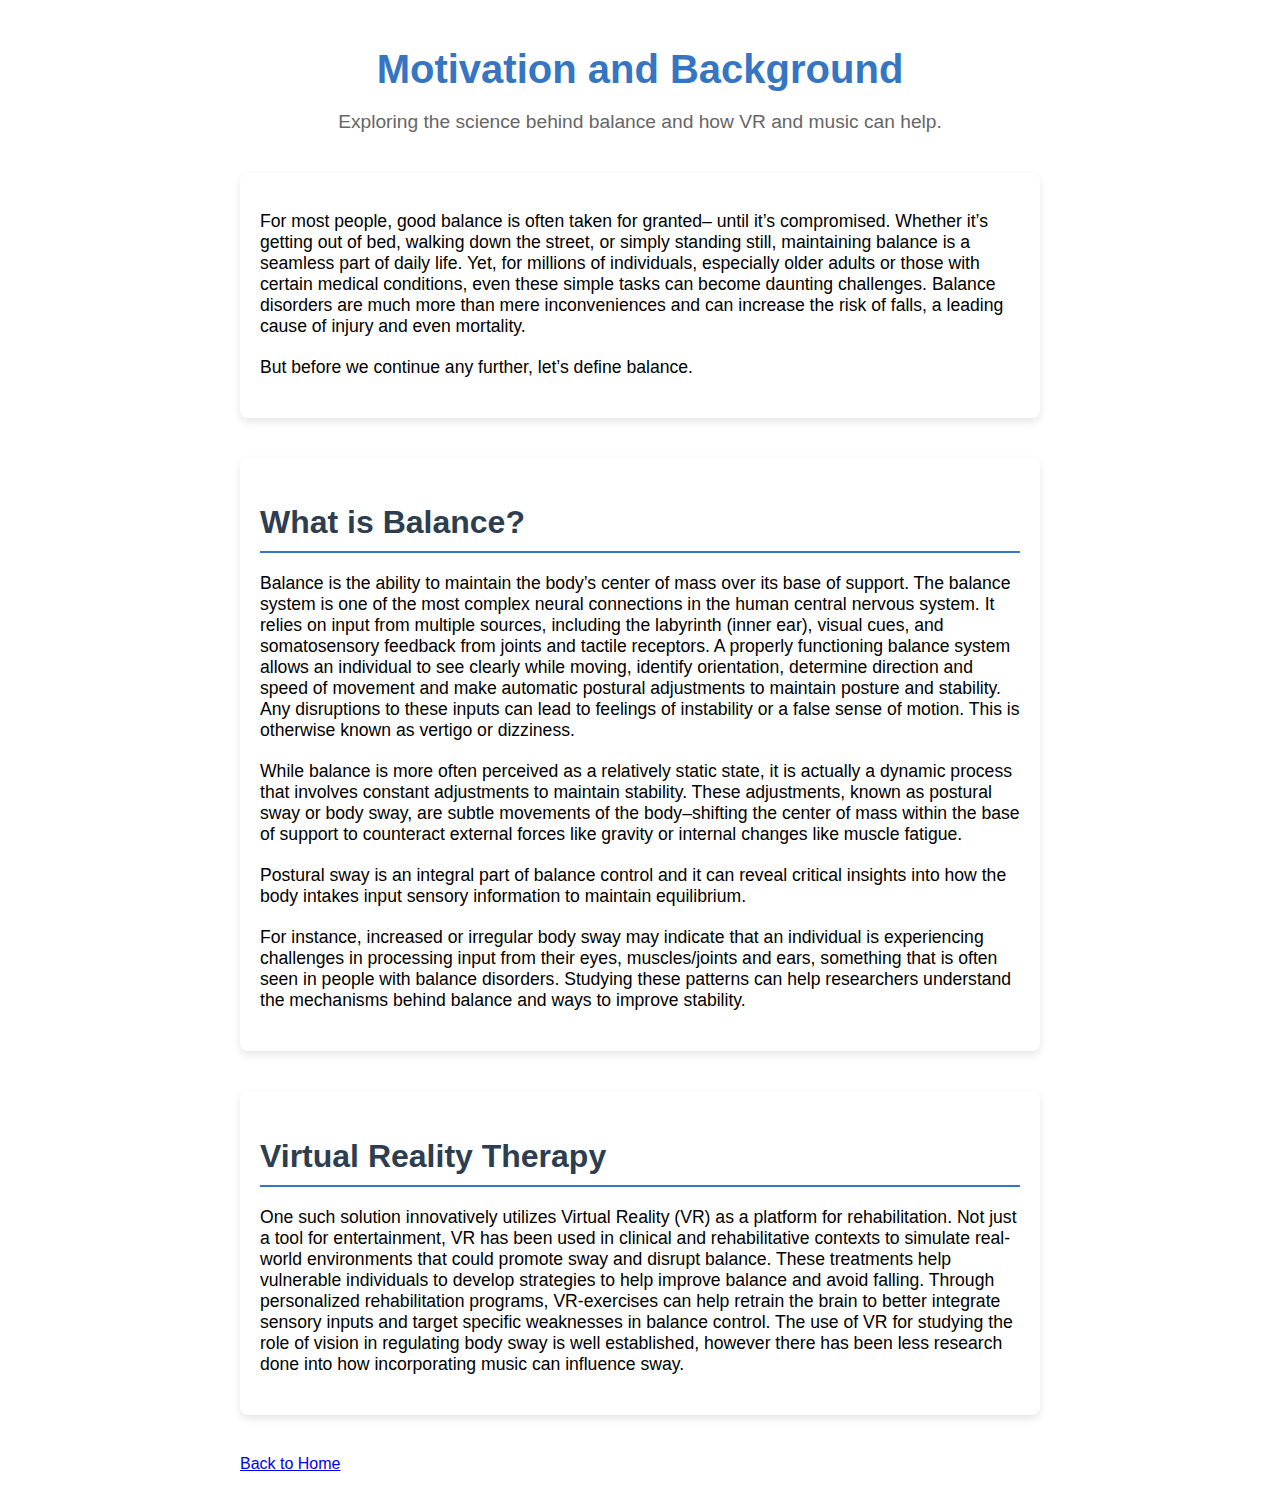
<file: motivation.html>
<!-- motivation.html -->
<!DOCTYPE html>
<html lang="en">
<head>
    <meta charset="UTF-8">
    <meta name="viewport" content="width=device-width, initial-scale=1.0">
    <title>Motivation/Context</title>
    <link rel="stylesheet" href="style.css">
</head>
<body class = "motivation-page">
    <header>
        <h1>Motivation and Background</h1>
        <p>Exploring the science behind balance and how VR and music can help.</p>
    </header>
    <section class = "intro">
    <p>
        For most people, good balance is often taken for granted– until it’s compromised. 
        Whether it’s getting out of bed, walking down the street, or simply standing still, 
        maintaining balance is a seamless part of daily life. Yet, for millions of individuals, 
        especially older adults or those with certain medical conditions, even these simple tasks 
        can become daunting challenges. Balance disorders are much more than mere inconveniences 
        and can increase the risk of falls, a leading cause of injury and even mortality. 
    </p>
    <p>But before we continue any further, let’s define balance.</p>
    </section>
    <section class = "balance">
    <h2>What is Balance?</h2>
    <p>
        Balance is the ability to maintain the body’s center of mass over its base of support. 
        The balance system is one of the most complex neural connections in the human central nervous
        system. It relies on input from multiple sources, including the labyrinth (inner ear), visual 
        cues, and somatosensory feedback from joints and tactile receptors. A properly functioning balance
        system allows an individual to see clearly while moving, identify orientation, determine direction
        and speed of movement and make automatic postural adjustments to maintain posture and stability. 
        Any disruptions to these inputs can lead to feelings of instability or a false sense of motion. This
        is otherwise known as vertigo or dizziness. 

    </p>
    <p>While balance is more often perceived as a relatively static state, it is actually a dynamic process 
        that involves constant adjustments to maintain stability. These adjustments, known as postural sway 
        or body sway, are subtle movements of the body–shifting the center of mass within the base of support 
        to counteract external forces like gravity or internal changes like muscle fatigue. 
    </p>
    <p>Postural sway is an integral part of balance control and it can reveal critical insights into how the 
        body intakes input sensory information to maintain equilibrium. 
    </p>

    <p>For instance, increased or irregular body sway may indicate that an individual is experiencing challenges 
        in processing input from their eyes, muscles/joints and ears, something that is often seen in people with 
        balance disorders. Studying these patterns can help researchers understand the mechanisms behind balance 
        and ways to improve stability. 
    </p>
    </section>

    <section class="vr-therapy">
    <h2>Virtual Reality Therapy</h2>
    <p>
        One such solution innovatively utilizes Virtual Reality (VR) as a platform for rehabilitation. Not just a 
        tool for entertainment, VR has been used in clinical and rehabilitative contexts to simulate real-world 
        environments that could promote sway and disrupt balance. These treatments help vulnerable individuals to 
        develop strategies to help improve balance and avoid falling. Through personalized rehabilitation programs, 
        VR-exercises can help retrain the brain to better integrate sensory inputs and target specific weaknesses in 
        balance control. The use of VR for studying the role of vision in regulating body sway is well established, 
        however there has been less research done into how incorporating music can influence sway.
    </p>
    </section>
    <a href="index.html">Back to Home</a>
</body>
</html>
</file>
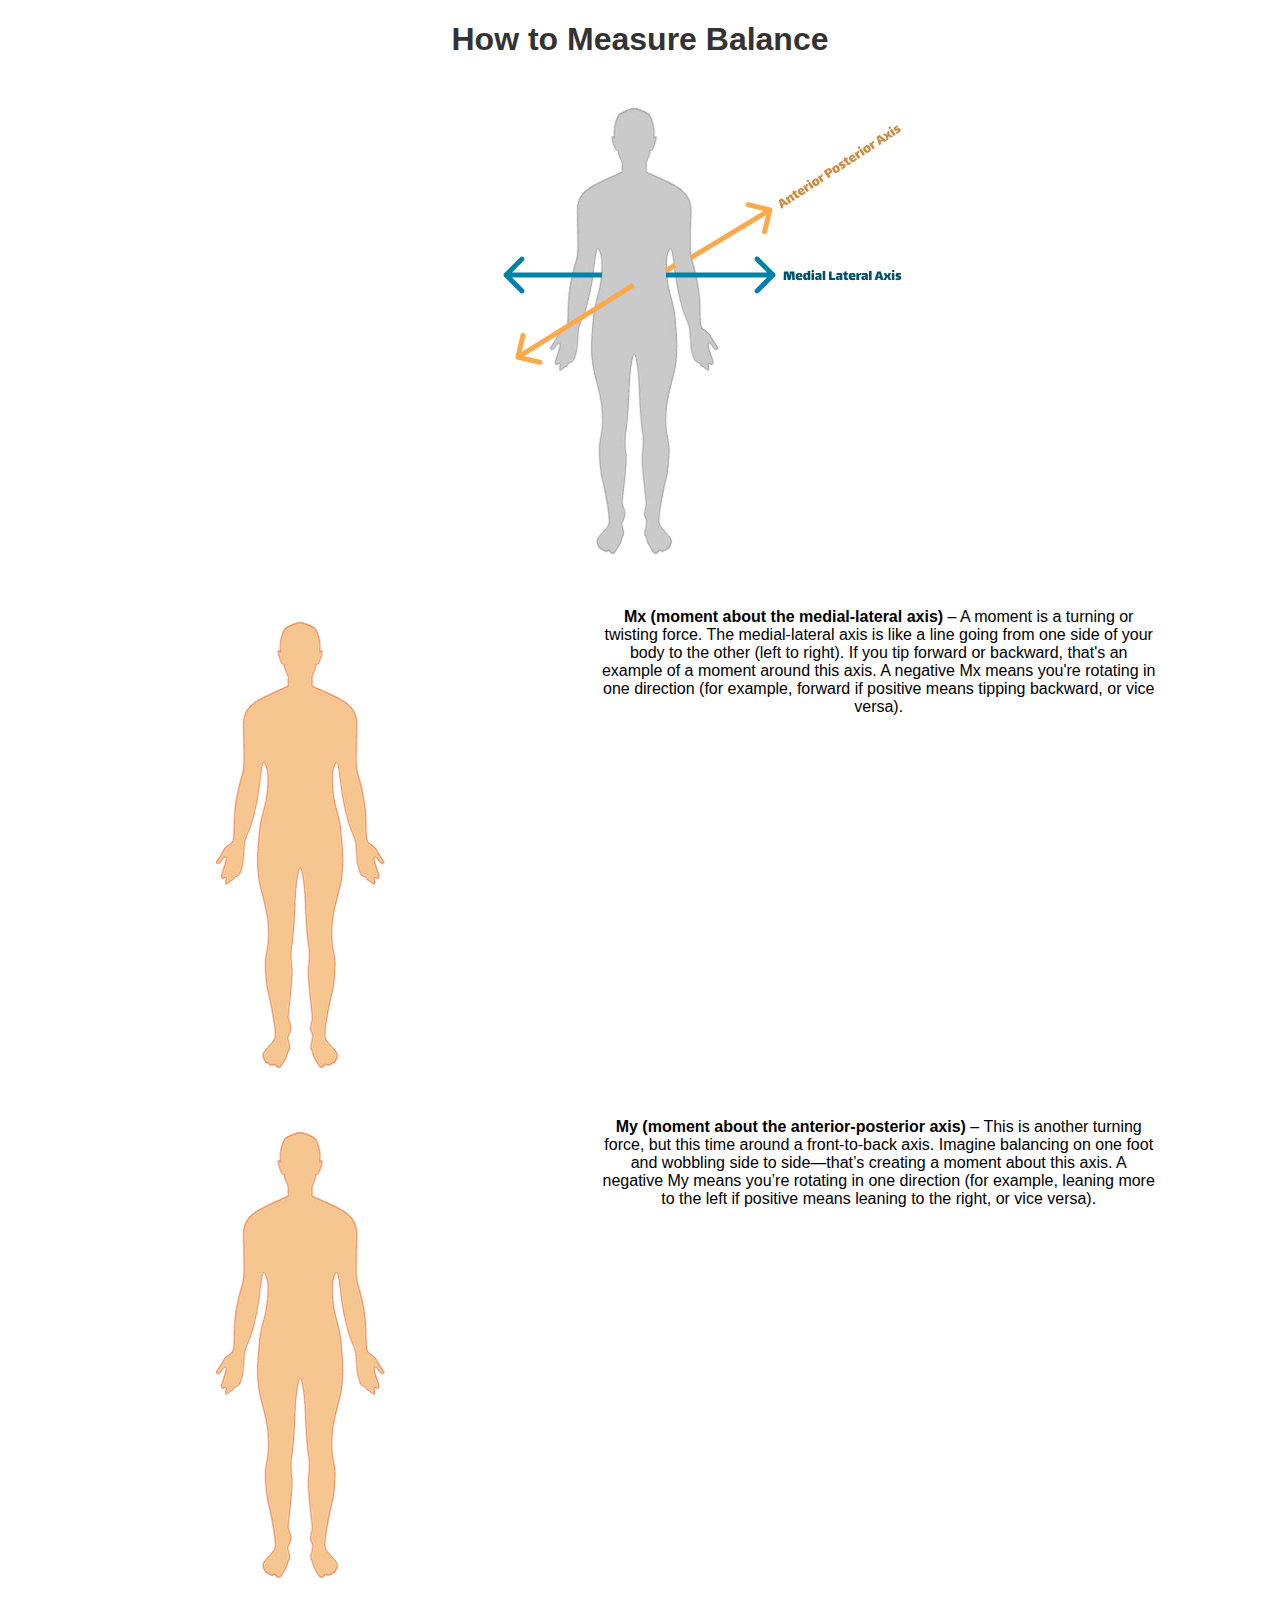
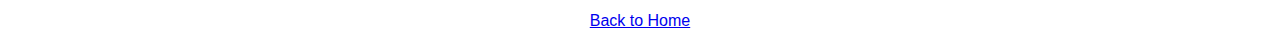
<file: marguerite/features.html>
<!DOCTYPE html>
<html lang="en">
<head>
    <meta charset="UTF-8">
    <meta name="viewport" content="width=device-width, initial-scale=1.0">
    <title>Features</title>
    <script src="https://d3js.org/d3.v7.min.js"></script>
    <link rel="stylesheet" href="../style.css">
    <link rel="stylesheet" href="features.css">
</head>
<body>
    <h1>How to Measure Balance</h1>
    <img class="PersonAxis" src="images/human.png" alt="Human Outline">
    <div class="MxContainer">
        <div class="MxView">
          <div class="MxPerson">
            <img class="MxPersonImage" src="images/person.webp" alt="Human Outline">
            <div class="MLaxis"></div>
          </div>
        </div>
        <div class = "MxText">
            <p><b>Mx (moment about the medial-lateral axis)</b> – A moment is a turning or twisting force. 
              The medial-lateral axis is like a line going from one side of your body to the other 
              (left to right). If you tip forward or backward, that's an example of a moment around this 
              axis. A negative Mx means you're rotating in one direction (for example, forward if positive 
              means tipping backward, or vice versa).</p>
        </div>
    </div>
    <div class="MyContainer">
        <div class="MyView">
          <div class="MyPerson">
            <div class="APaxisBack"></div>
            <img class="MyPersonImage" src="images/person.webp" alt="Human Outline">
            <div class="APaxisFront"></div>
          </div>
        </div>
        <div class = "MyText">
            <p><b>My (moment about the anterior-posterior axis)</b> – This is another turning force, 
              but this time around a front-to-back axis. Imagine balancing on one foot and wobbling side 
              to side—that’s creating a moment about this axis. A negative My means you’re rotating in 
              one direction (for example, leaning more to the left if positive means leaning to the right, 
              or vice versa).</p>
        </div>
    </div>
    <script src="features.js"></script>
    <a href="../index.html">Back to Home</a>
</body>
</html>
</file>
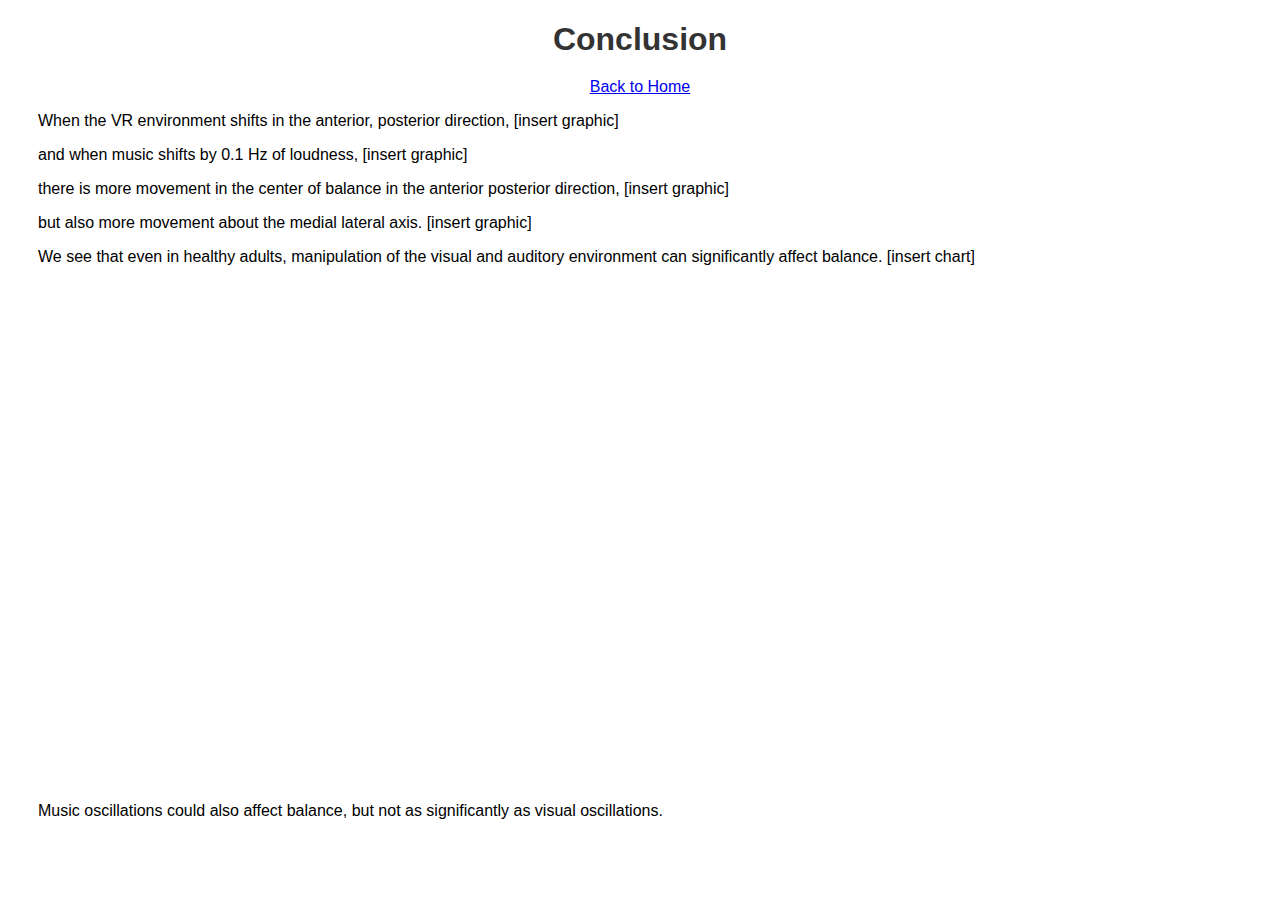
<file: matilda/conclusion.html>
<!DOCTYPE html>
<html lang="en">
<head>
    <meta charset="UTF-8">
    <meta name="viewport" content="width=device-width, initial-scale=1.0">
    <title>Conclusion</title>
    <script src="https://d3js.org/d3.v7.min.js"></script>
    <link rel="stylesheet" href="../style.css">
    <link rel="stylesheet" href="conclusion.css">
    
</head>
<body>
    <h1>Conclusion</h1>
    <a href="../index.html">Back to Home</a>
    <!-- <script src="https://d3js.org/d3.v7.min.js"></script> -->
    <!-- <script src="conclusion.js"></script> -->
    <p>When the VR environment shifts in the anterior, posterior direction, [insert graphic]</p> <!-- insert graphic -->
    <p>and when music shifts by 0.1 Hz of loudness, [insert graphic]</p> <!-- insert graphic -->
    <p>there is more movement in the center of balance in the anterior posterior direction, [insert graphic]</p> <!-- insert graphic -->
    <p>but also more movement about the medial lateral axis. [insert graphic]</p> <!-- insert graphic -->
    
    <p>We see that even in healthy adults, manipulation of the visual and auditory environment can significantly affect balance. [insert chart]</p>
    <svg width="700" height="500"></svg>
    <p>Music oscillations could also affect balance, but not as significantly as visual oscillations.</p>
    </p>
</body>
</html>
</file>
<file: style.css>
body {
    font-family: Arial, sans-serif;
    text-align: center;
}

h1 {
    color: #333;
}

nav ul {
    list-style-type: none;
    padding: 0;
}

nav ul li {
    display: inline;
    margin: 0 10px;
}

nav ul li a {
    text-decoration: none;
    color: #007BFF;
    font-weight: bold;
}

nav ul li a:hover {
    text-decoration: underline;
}

/* Motivation page styles */
.motivation-page {
    text-align: left;
    padding: 20px;
    max-width: 800px;
    margin: 0 auto;
}

.motivation-page header {
    text-align: center;
    margin-bottom: 40px;
}

.motivation-page h1 {
    color: #3575c2;
    font-size: 2.5rem;
    margin-bottom: 10px;
}

.motivation-page header p {
    font-size: 1.2rem;
    color: #666;
}

.motivation-page section {
    margin: 40px 0;
    padding: 20px;
    background-color: white;
    border-radius: 8px;
    box-shadow: 0 4px 8px rgba(0, 0, 0, 0.1);
}

.motivation-page h2 {
    color: #2c3e50;
    font-size: 2rem;
    margin-bottom: 20px;
    border-bottom: 2px solid #3575c2;
    ;
    padding-bottom: 10px;
}

.motivation-page p {
    font-size: 1.1rem;
    margin-bottom: 20px;
}

.motivation-page footer {
    text-align: center;
    margin-top: 40px;
    padding: 20px;
    background-color: #2c3e50;
    color: white;
    border-radius: 8px;
}

.motivation-page footer a {
    color: #1abc9c;
    text-decoration: none;
    font-weight: bold;
}

.motivation-page footer a:hover {
    text-decoration: underline;
}
</file>
<file: marguerite/features.css>
h1 {
    text-align: center;
    margin-bottom: 20px;
  }
  
  .MxContainer,
  .MyContainer {
    display: flex;
    justify-content: space-between; /* Aligns items side by side */
    width: 90%; /* Makes the container take up 90% of the browser width */
    margin: 10px;
  }
  
  .MxPerson,
  .MyPerson {
    position: relative;
    display: flex;
    flex-direction: column;
    align-items: center;
    transition: transform 0.1s; /* Smooth transition for rotation */
  }
  
  .MxHead,
  .MyHead {
    width: 300px; /* Increased size of the head */
    height: 300px; /* Increased size of the head */
    background-color: transparent;
    margin: 10px auto;
  }
  
  .MxHead img,
  .MyHead img {
    width: 100%;
    height: 100%;
  }
  
  .arrow-ap {
    position: absolute;
    top: 45%; /* Raised the arrow vertically */
    left: 50%; /* Position arrow in the center of the person */
    width: 150px; /* Increased width of the arrow */
    height: 4px; /* Thickness of the arrow line */
    background-color: lightgreen;
    transform-origin: center;
    transform: translateX(-50%); /* Center the arrow line */
  }

  .line-through {
    position: absolute;
    top: 0;
    left: 51%;
    width: 2px;
    height: 100%; /* Spans the whole height */
    background-color: black;
    transform: translateX(-50%); /* Center the line in the middle */
  }
  
  .MxView,
  .MyView,
  .MxText,
  .MyText {
    display: flex;
    flex-direction: column;
    align-items: center;
    flex: 1; /* Allow both views to take equal space within the container */
  }
  
  .MxText,
  .MyText {
    margin-left: 30px; /* Spacing between the text and views */
    width: 35%; /* Set width for the text section */
  }
  
  @media (max-width: 768px) {
    .MxContainer,
    .MyContainer {
      flex-direction: column; /* Stack views vertically on smaller screens */
      align-items: center;
    }
  
    .MxText,
    .MyText {
      width: 90%; /* Full width for the text on smaller screens */
      margin-left: 0; /* Reset the left margin */
    }
  
    .MxPerson,
    .MyPerson {
      margin-bottom: 20px; /* Add spacing between front and side views */
    }
  }
</file>
<file: matilda/conclusion.css>
h1 {
    text-align: center;
    margin-bottom: 20px;
  }
  
p {
    margin-left: 30px;
    text-align: left;
}
</file>
